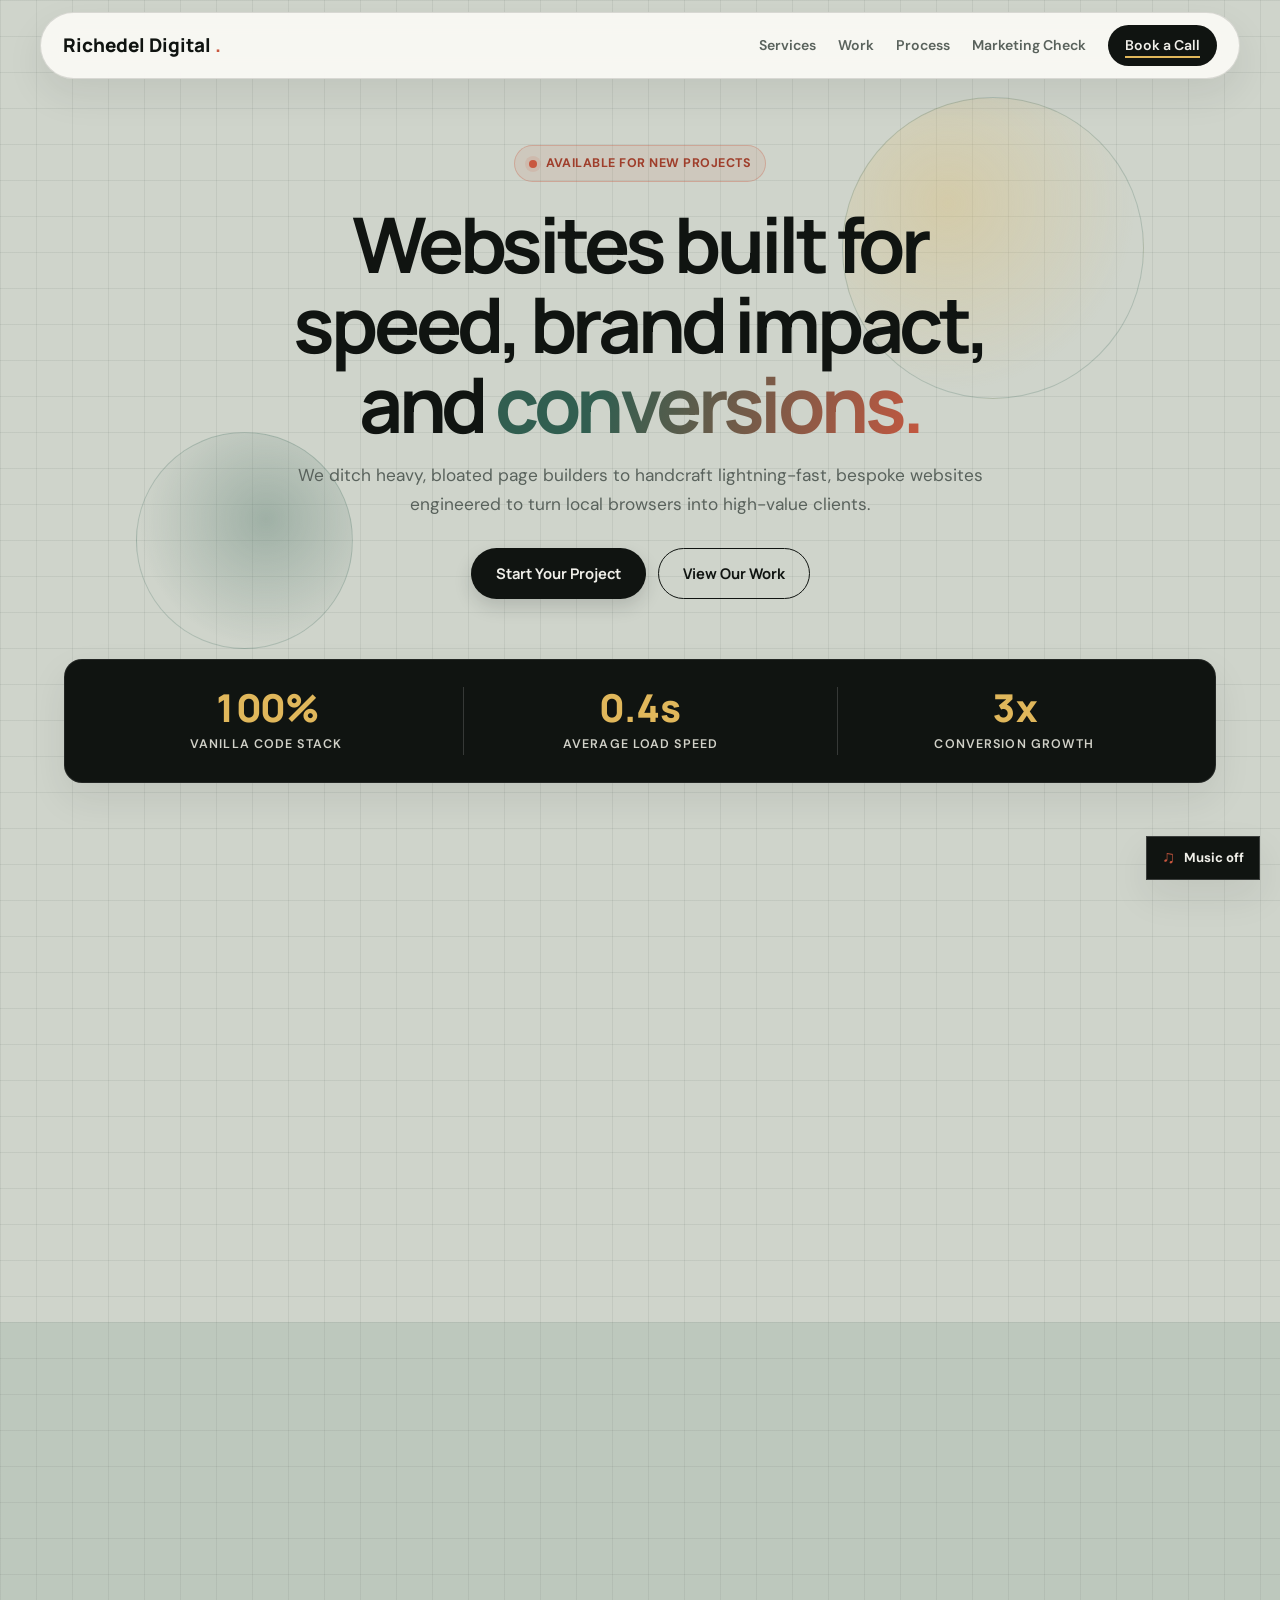
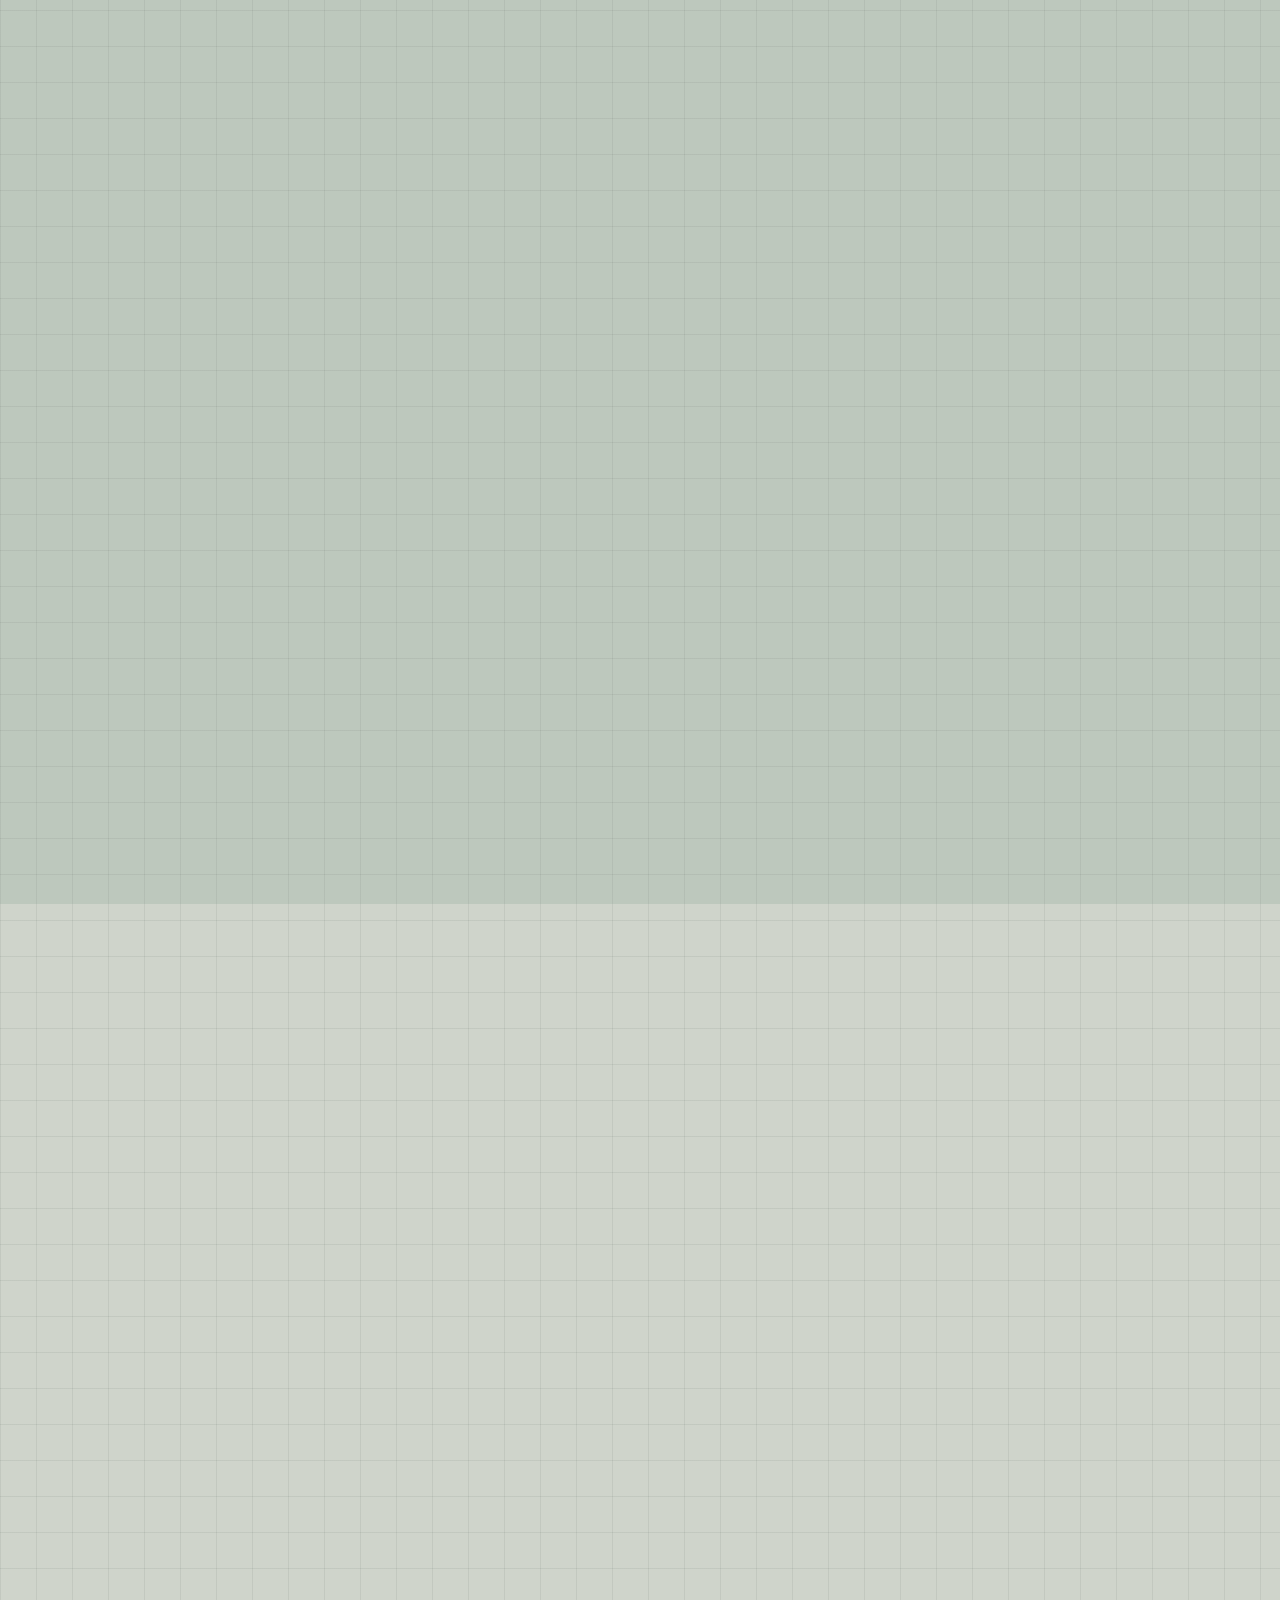
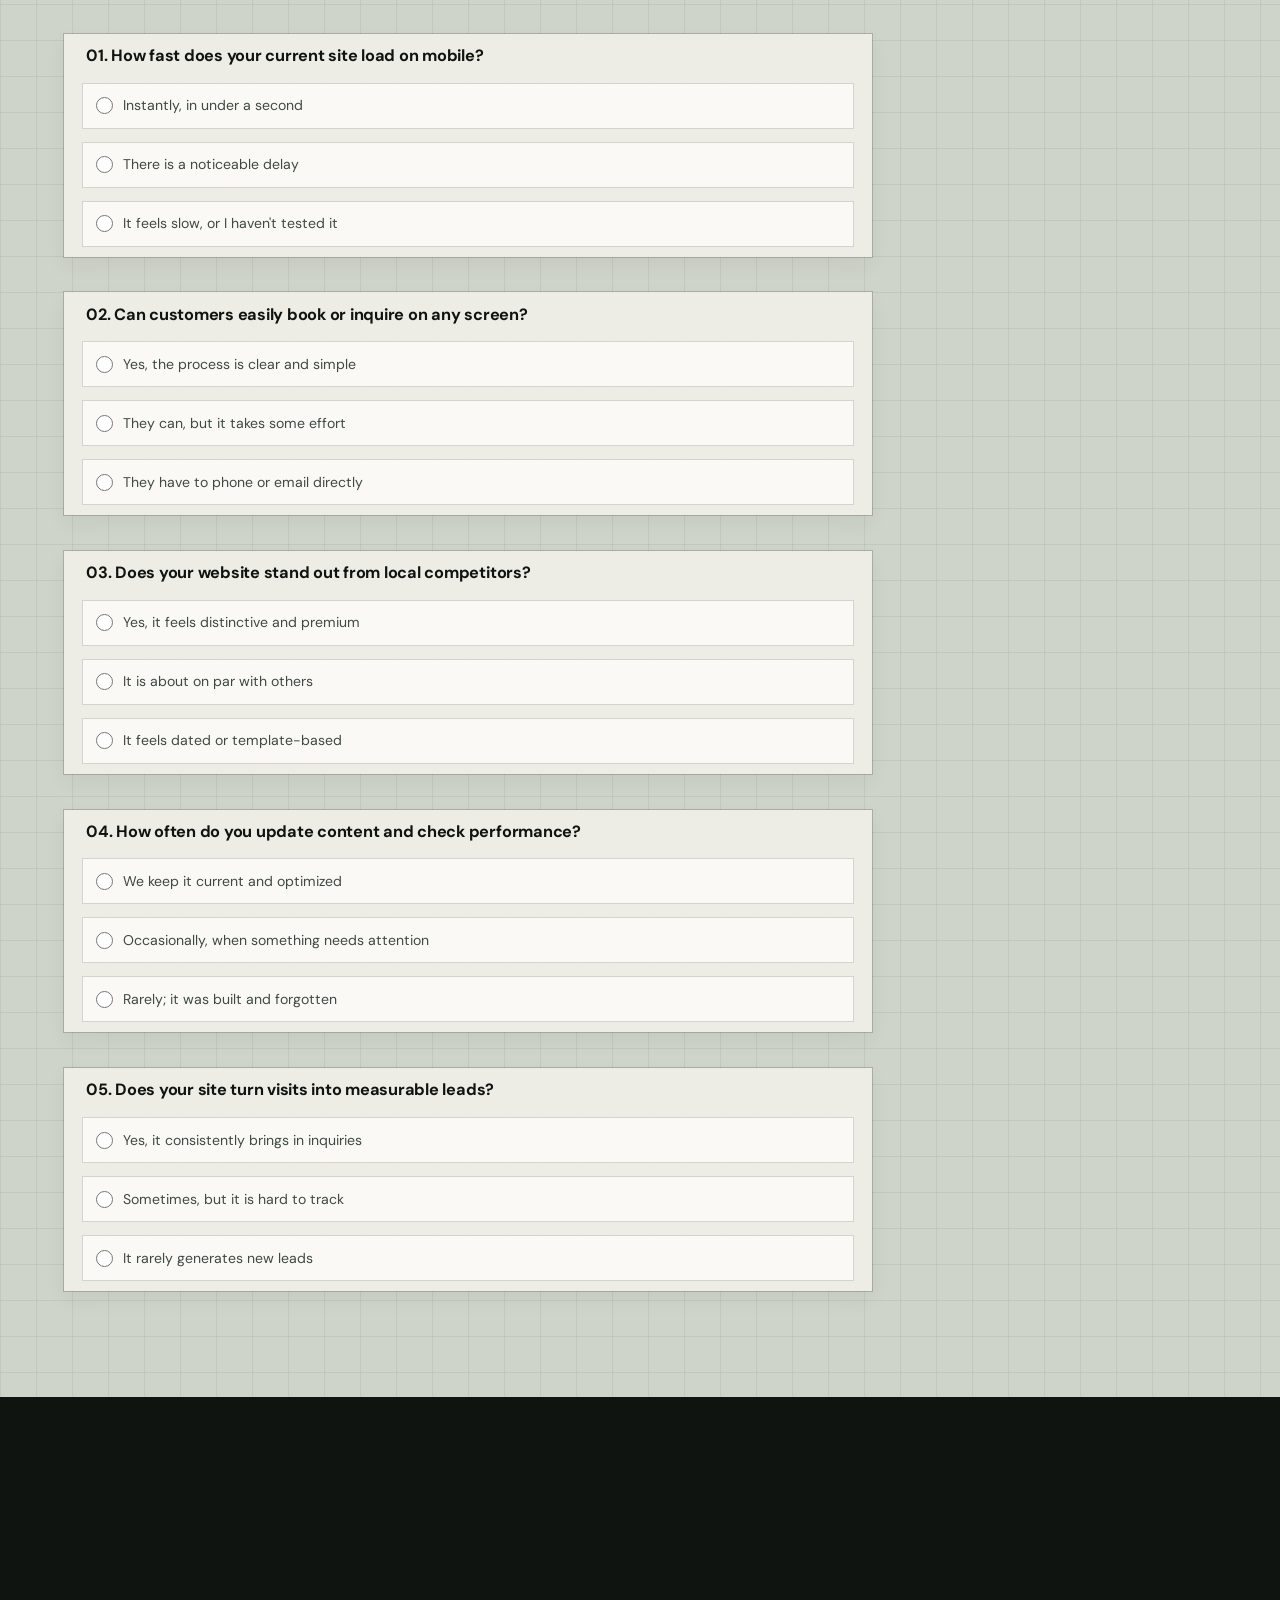
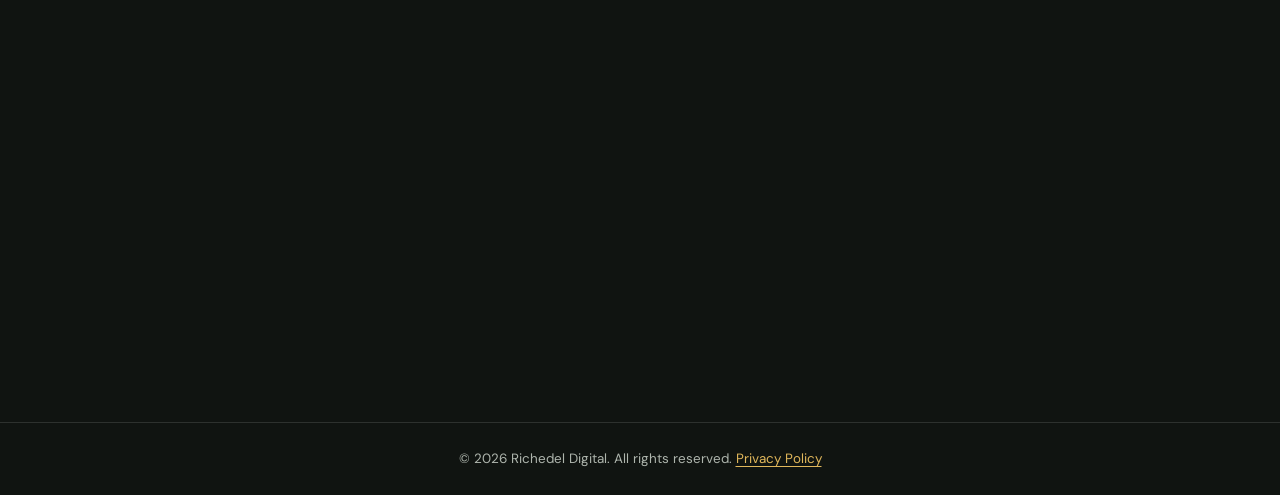
<file: index.html>
<!DOCTYPE html>
<html lang="en">
<head>
  <meta charset="UTF-8">
  <meta name="viewport" content="width=device-width, initial-scale=1.0">
  <meta name="theme-color" content="#cfd4cb">
  <meta name="description" content="Richedel Digital builds fast, handcrafted websites for ambitious local businesses.">
  <title>Richedel Digital | Handcrafted Web Experiences</title>
  <link rel="preconnect" href="https://fonts.googleapis.com">
  <link rel="preconnect" href="https://fonts.gstatic.com" crossorigin>
  <link href="https://fonts.googleapis.com/css2?family=DM+Sans:wght@400;500;600;700&family=Manrope:wght@500;600;700;800&display=swap" rel="stylesheet">
  <script>
    (() => {
      if (!window.matchMedia('(prefers-reduced-motion: reduce)').matches) {
        document.documentElement.classList.add('site-intro-pending', 'site-intro-sequencing');
        window.setTimeout(() => document.documentElement.classList.remove('site-intro-pending', 'site-intro-sequencing'), 3800);
      }
    })();
  </script>
  <link rel="stylesheet" href="style.css">
  <script src="script.js" defer></script>
</head>
<body>
  <div class="site-intro" aria-hidden="true"><span>Richedel Digital</span></div>
  <div class="scroll-progress" id="scroll-progress" aria-hidden="true"></div>

  <!-- Header / Navigation -->
  <header class="site-header">
    <nav class="nav-container">
      <div class="logo">Richedel Digital
        <span>.</span></div>
      <ul class="nav-links">
        <li><a href="#services">Services</a></li>
        <li><a href="#work">Work</a></li>
        <li><a href="#process">Process</a></li>
        <li><a href="#marketing-check">Marketing Check</a></li>
        <li><a href="#contact" class="nav-cta">Book a Call</a></li>
      </ul>
    </nav>
  </header>

  <main>
    <!-- Hero Section -->
    <section class="hero">
      <div class="hero-badge"><span class="badge-dot" aria-hidden="true"></span> Available for New Projects</div>
      <h1>Websites built for speed, brand impact, and <span class="hero-highlight">conversions.</span></h1>
      <p>We ditch heavy, bloated page builders to handcraft lightning-fast, bespoke websites engineered to turn local browsers into high-value clients.</p>
      <div class="hero-actions">
        <a href="#contact" class="btn btn-primary">Start Your Project</a>
        <a href="#work" class="btn btn-secondary">View Our Work</a>
      </div>
    </section>

    <!-- Metrics / Social Proof Bar -->
    <section class="metrics-bar">
      <div class="metric-item">
        <h3 data-count-value="100" data-count-suffix="%">100%</h3>
        <p>Vanilla Code Stack</p>
      </div>
      <div class="metric-item">
        <h3 data-count-value="0.4" data-count-decimals="1" data-count-suffix="s">0.4s</h3>
        <p>Average Load Speed</p>
      </div>
      <div class="metric-item">
        <h3 data-count-value="3" data-count-suffix="x">3x</h3>
        <p>Conversion Growth</p>
      </div>
    </section>

    <!-- Services Section -->
    <section id="services" class="section">
      <div class="section-header">
        <h2>Expertise Built For Growth</h2>
        <p>Everything your business needs to establish a confident online presence.</p>
      </div>
      <div class="card-grid">
        <div class="card">
          <div class="card-icon" aria-hidden="true">⚡</div>
          <h3>Ultra-Fast Performance</h3>
          <p>Built with clean HTML and CSS. No heavy plugins or slow page builders holding your system or SEO back.</p>
        </div>
        <div class="card">
          <div class="card-icon" aria-hidden="true">✳</div>
          <h3>Bespoke UI Design</h3>
          <p>Tailored layouts that reflect your unique brand identity and build instant trust with your target audience.</p>
        </div>
        <div class="card">
          <div class="card-icon" aria-hidden="true">↗</div>
          <h3>Conversion Architecture</h3>
          <p>Strategic information flow designed to guide visitors smoothly toward making an inquiry or purchase.</p>
        </div>
      </div>
    </section>

    <!-- Portfolio / Work Section -->
    <section id="work" class="section bg-alt">
      <div class="section-header">
        <h2>Selected Works</h2>
        <p>A snapshot of our recent client web developments.</p>
      </div>
      <div class="card-grid project-grid">
        <article class="project-card" data-tilt>
          <a class="project-link" href="https://dimitrericheliou3-create.github.io/food-style-website/" target="_blank" rel="noopener noreferrer" aria-label="Visit Food Style website">
            <div class="project-image image-food" role="img" aria-label="Gourmet burger with fresh ingredients"><span class="work-tag">Hospitality</span><span class="project-name">FOOD<br><em>STYLE</em></span><span class="image-arrow" aria-hidden="true">↗</span></div>
            <div class="project-info"><span class="project-type">Restaurant / Digital storefront</span><h3>Food Style</h3><p>A bold burger and delivery website with a lively menu experience.</p><span class="project-action">Visit live site <span aria-hidden="true">↗</span></span></div>
          </a>
        </article>
        <article class="project-card" data-tilt>
          <a class="project-link" href="https://richelieureserved-ops.github.io/lhcss/" target="_blank" rel="noopener noreferrer" aria-label="Visit Leon Hess Secondary website">
            <div class="project-image image-school" role="img" aria-label="Students walking on a school campus"><span class="work-tag">Education</span><span class="project-name">LEARN<br><em>TOGETHER</em></span><span class="image-arrow" aria-hidden="true">↗</span></div>
            <div class="project-info"><span class="project-type">School / Community</span><h3>Leon Hess Secondary</h3><p>A digital home for a comprehensive secondary school in St. Lucia.</p><span class="project-action">Visit live site <span aria-hidden="true">↗</span></span></div>
          </a>
        </article>
        <article class="project-card" data-tilt>
          <a class="project-link" href="https://neon-copy-ai.pages.dev/" target="_blank" rel="noopener noreferrer" aria-label="Visit NeonCopy AI website">
            <div class="project-image image-neon" role="img" aria-label="Neon-lit creative studio"><span class="work-tag">AI / SaaS</span><span class="project-name">NEON<span class="neon-accent">COPY</span></span><span class="image-arrow" aria-hidden="true">↗</span></div>
            <div class="project-info"><span class="project-type">Product / AI writing</span><h3>NeonCopy AI</h3><p>A dark, electric product experience for AI-powered copywriting.</p><span class="project-action">Visit live site <span aria-hidden="true">↗</span></span></div>
          </a>
        </article>
        <article class="project-card" data-tilt>
          <a class="project-link" href="https://microsoftedge.microsoft.com/addons/detail/freelance-lead-finder/ahajbcojkpimlgdpmcdglbimfhjbfbma" target="_blank" rel="noopener noreferrer" aria-label="View Freelance Lead Finder on Microsoft Edge Add-ons">
            <div class="project-image image-lead-finder" role="img" aria-label="Lead research workspace"><span class="work-tag">Edge Add-on</span><span class="project-name">FREELANCE<br><em>LEAD FINDER</em></span><span class="image-arrow" aria-hidden="true">↗</span></div>
            <div class="project-info"><span class="project-type">Microsoft Edge / Extension</span><h3>Freelance Lead Finder</h3><p>A browser add-on for freelance lead discovery, published in Microsoft Edge Add-ons.</p><span class="project-action">View Edge add-on <span aria-hidden="true">↗</span></span></div>
          </a>
        </article>
        <article class="project-card" data-tilt>
          <a class="project-link" href="https://the-last-time-machine.pages.dev/" target="_blank" rel="noopener noreferrer" aria-label="Visit The Last Time Machine website">
            <div class="project-image image-time" role="img" aria-label="Abstract time and knowledge visualization"><span class="work-tag">Productivity</span><span class="project-name">THE LAST<br><em>TIME MACHINE</em></span><span class="image-arrow" aria-hidden="true">↗</span></div>
            <div class="project-info"><span class="project-type">Knowledge / Team tools</span><h3>The Last Time Machine</h3><p>A searchable home for the hard-won knowledge teams shouldn’t lose.</p><span class="project-action">Visit live site <span aria-hidden="true">↗</span></span></div>
          </a>
        </article>
      </div>
    </section>

    <!-- Process Section -->
    <section id="process" class="section">
      <div class="section-header">
        <h2>How We Build</h2>
        <p>A transparent, structured approach from first conversation to launch.</p>
      </div>
      <div class="process-steps">
        <div class="step">
          <span>01</span>
          <h3>Strategy</h3>
          <p>We learn your goals, audience, brand, and what makes your business different.</p>
        </div>
        <div class="step">
          <span>02</span>
          <h3>Craft &amp; Code</h3>
          <p>We design and hand-code a lightweight experience tailored to your business and every screen size.</p>
        </div>
        <div class="step">
          <span>03</span>
          <h3>Deploy</h3>
          <p>Your site goes live, ready to make a strong first impression and bring in new inquiries.</p>
        </div>
      </div>
    </section>

    <!-- Marketing Self-Assessment -->
    <section id="marketing-check" class="section marketing-check-section">
      <div class="section-header">
        <span class="section-kicker">A quick reality check</span>
          <h2>Is your website working hard enough?</h2>
          <p>Answer five honest questions to see where your online growth engine may need attention.</p>
      </div>
      <div class="questionnaire-layout">
        <form class="questionnaire" id="website-check">
          <fieldset class="question-block">
            <legend>01. How fast does your current site load on mobile?</legend>
            <label><input type="radio" name="speed" value="3" required> Instantly, in under a second</label>
            <label><input type="radio" name="speed" value="2"> There is a noticeable delay</label>
            <label><input type="radio" name="speed" value="1"> It feels slow, or I haven't tested it</label>
          </fieldset>

          <fieldset class="question-block">
            <legend>02. Can customers easily book or inquire on any screen?</legend>
            <label><input type="radio" name="booking" value="3" required> Yes, the process is clear and simple</label>
            <label><input type="radio" name="booking" value="2"> They can, but it takes some effort</label>
            <label><input type="radio" name="booking" value="1"> They have to phone or email directly</label>
          </fieldset>

          <fieldset class="question-block">
            <legend>03. Does your website stand out from local competitors?</legend>
            <label><input type="radio" name="design" value="3" required> Yes, it feels distinctive and premium</label>
            <label><input type="radio" name="design" value="2"> It is about on par with others</label>
            <label><input type="radio" name="design" value="1"> It feels dated or template-based</label>
          </fieldset>

          <fieldset class="question-block">
            <legend>04. How often do you update content and check performance?</legend>
            <label><input type="radio" name="maintenance" value="3" required> We keep it current and optimized</label>
            <label><input type="radio" name="maintenance" value="2"> Occasionally, when something needs attention</label>
            <label><input type="radio" name="maintenance" value="1"> Rarely; it was built and forgotten</label>
          </fieldset>

          <fieldset class="question-block">
            <legend>05. Does your site turn visits into measurable leads?</legend>
            <label><input type="radio" name="leads" value="3" required> Yes, it consistently brings in inquiries</label>
            <label><input type="radio" name="leads" value="2"> Sometimes, but it is hard to track</label>
            <label><input type="radio" name="leads" value="1"> It rarely generates new leads</label>
          </fieldset>
        </form>

        <aside class="questionnaire-result" id="questionnaire-result" aria-live="polite" aria-atomic="true">
          <span class="result-label">Your website score</span>
          <div class="result-score"><strong id="result-score">--</strong><span>/ 15</span></div>
          <h3 id="result-title">Where is your engine today?</h3>
          <p id="result-message">Choose an answer for all five questions to unlock your assessment and next steps.</p>
        </aside>
      </div>
    </section>

    <!-- Contact Section -->
    <section id="contact" class="contact-section">
      <div class="contact-box">
        <span class="section-kicker">Have a project in mind?</span>
        <h2>Let's build something extraordinary.</h2>
        <p>Tell us what you're working on. We'll get back to you within 24 hours.</p>
        <form class="contact-form" action="https://formspree.io/f/xbgloyrl" method="POST">
          <div class="form-group">
            <label class="visually-hidden" for="contact-name">Your name</label>
            <input id="contact-name" type="text" name="name" placeholder="Your name" autocomplete="name" required>
          </div>
          <div class="form-group">
            <label class="visually-hidden" for="contact-email">Your email address</label>
            <input id="contact-email" type="email" name="email" placeholder="Your email address" autocomplete="email" required>
          </div>
          <div class="form-group">
            <label class="visually-hidden" for="contact-message">Tell us about your project</label>
            <textarea id="contact-message" name="message" placeholder="Tell us about your project..." rows="5" required></textarea>
          </div>
          <button type="submit" class="btn btn-primary">Send Message <span aria-hidden="true">↗</span></button>
        </form>
      </div>
    </section>
  </main>

  <!-- Footer -->
  <footer>
    <p>&copy; 2026 Richedel Digital. All rights reserved. <a href="privacy.html">Privacy Policy</a></p>
  </footer>

  <button class="music-control" id="music-control" type="button" aria-label="Play background music" aria-pressed="false">
    <span class="music-control-icon" aria-hidden="true">♫</span>
    <span id="music-control-label">Music off</span>
  </button>

      <script async src="https://pagead2.googlesyndication.com/pagead/js/adsbygoogle.js?client=ca-pub-8288049570455149"
     crossorigin="anonymous"></script>
</body>
</html>
</file>
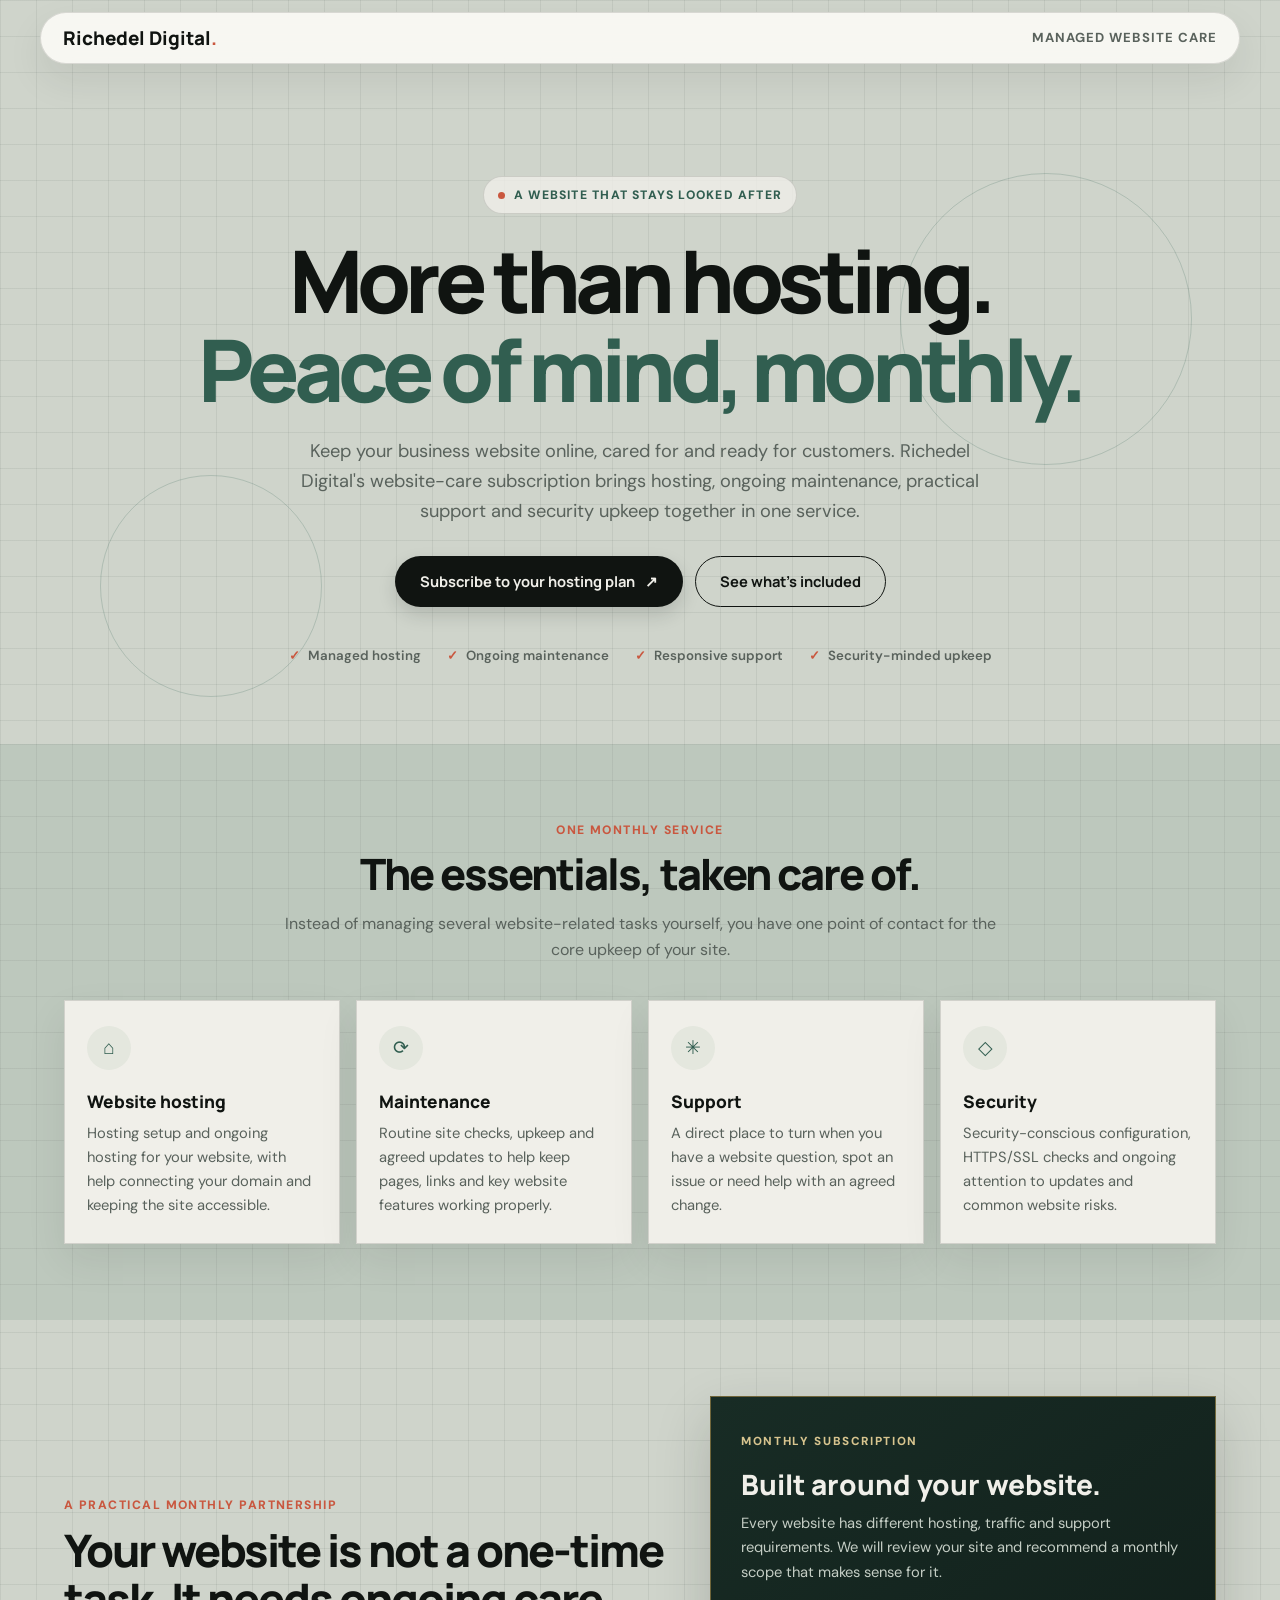
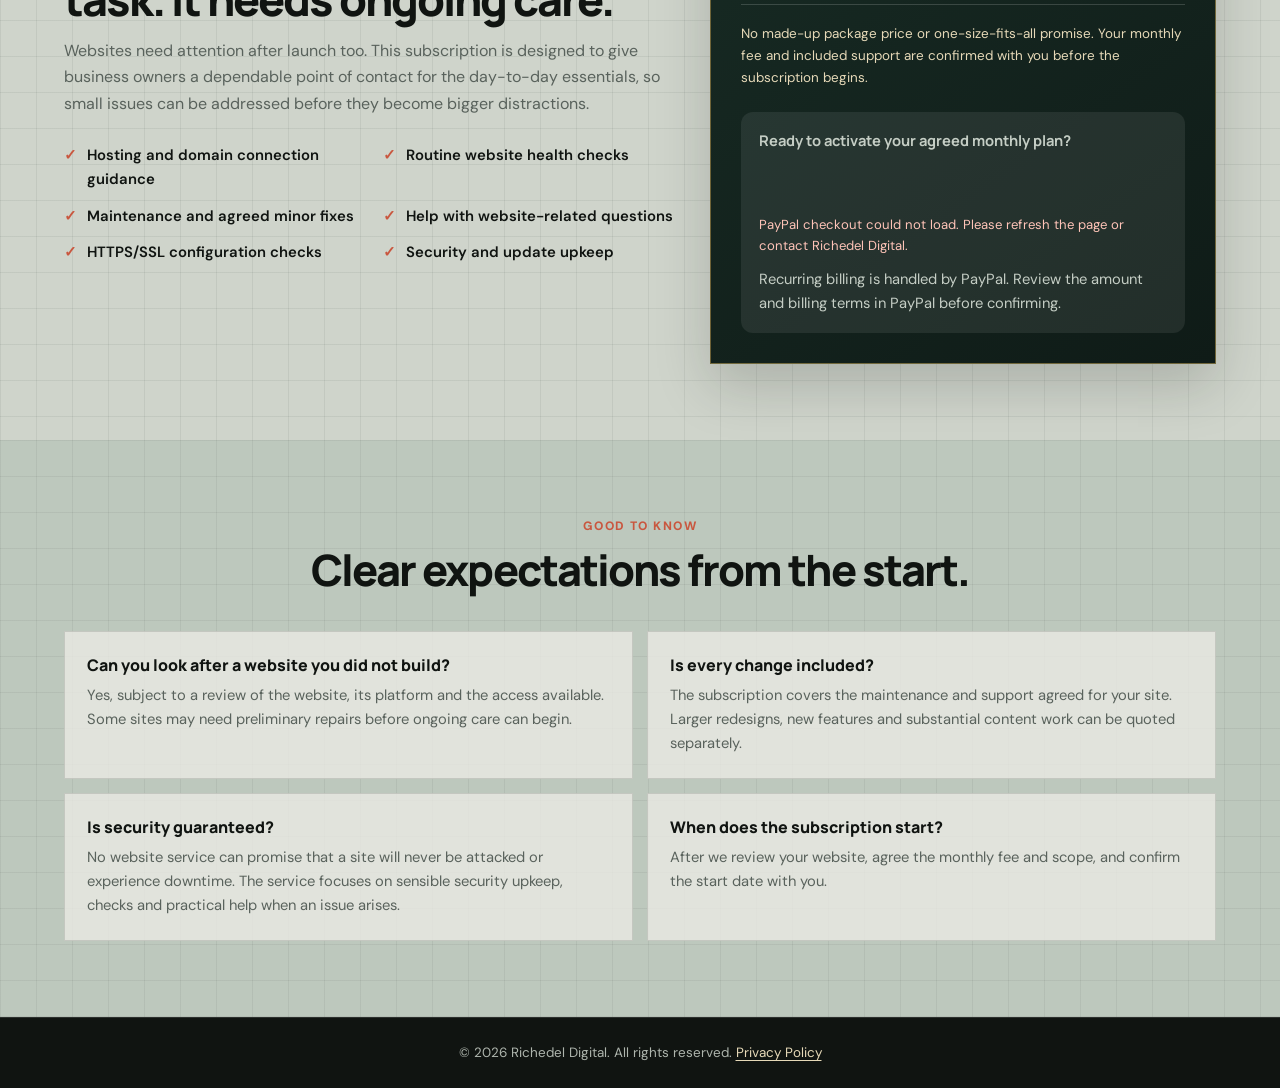
<file: managed-hosting.html>
<!DOCTYPE html>
<html lang="en">
<head>
  <meta charset="UTF-8">
  <meta name="viewport" content="width=device-width, initial-scale=1.0">
  <meta name="theme-color" content="#cfd4cb">
  <meta name="robots" content="noindex, nofollow">
  <meta name="description" content="Managed website hosting, maintenance, support and security from Richedel Digital.">
  <title>Managed Website Hosting &amp; Care | Richedel Digital</title>
  <link rel="preconnect" href="https://fonts.googleapis.com">
  <link rel="preconnect" href="https://fonts.gstatic.com" crossorigin>
  <link href="https://fonts.googleapis.com/css2?family=DM+Sans:wght@400;500;600;700&family=Manrope:wght@500;600;700;800&display=swap" rel="stylesheet">
  <link rel="stylesheet" href="style.css">
  <style>
    .hosting-header { padding-top: 12px; }
    .hosting-nav { max-width: 1200px; margin: 0 auto; padding: 12px 22px; display: flex; align-items: center; justify-content: space-between; gap: 18px; border: 1px solid var(--line); border-radius: 999px; background: rgba(251,250,246,.92); box-shadow: var(--shadow); backdrop-filter: blur(14px); }
    .hosting-brand { font: 800 1.18rem var(--heading); text-decoration: none; }
    .hosting-brand span { color: var(--coral); }
    .hosting-nav-note { color: var(--muted); font-size: .82rem; font-weight: 700; letter-spacing: .08em; text-transform: uppercase; }
    .hosting-hero { position: relative; isolation: isolate; max-width: 1200px; margin: 0 auto; padding: clamp(64px, 9vw, 112px) 24px 78px; text-align: center; }
    .hosting-hero::before, .hosting-hero::after { position: absolute; z-index: -1; width: clamp(170px, 24vw, 290px); aspect-ratio: 1; border: 1px solid rgba(49,94,80,.2); border-radius: 50%; content: ""; pointer-events: none; }
    .hosting-hero::before { top: 16%; right: 4%; }
    .hosting-hero::after { bottom: 7%; left: 5%; width: clamp(130px, 18vw, 220px); }
    .hosting-eyebrow { display: inline-flex; align-items: center; gap: 9px; margin-bottom: 22px; padding: 8px 14px; border: 1px solid var(--line); border-radius: 999px; background: rgba(240,239,233,.78); color: var(--green); font-size: .76rem; font-weight: 800; letter-spacing: .1em; text-transform: uppercase; }
    .hosting-eyebrow::before { width: 7px; height: 7px; border-radius: 50%; background: var(--coral); content: ""; }
    .hosting-hero h1 { max-width: 900px; margin: 0 auto; font: 800 clamp(2.7rem, 7vw, 5.4rem)/1.03 var(--heading); letter-spacing: -.065em; text-wrap: balance; }
    .hosting-hero h1 em { color: var(--green); font-style: normal; }
    .hosting-hero > p { max-width: 690px; margin: 22px auto 0; color: var(--muted); font-size: clamp(1rem, 1.5vw, 1.14rem); }
    .hosting-actions { display: flex; flex-wrap: wrap; justify-content: center; gap: 12px; margin-top: 30px; }
    .hosting-proof { display: flex; flex-wrap: wrap; justify-content: center; gap: 12px 26px; margin-top: 38px; color: var(--muted); font-size: .83rem; font-weight: 600; }
    .hosting-proof span::before { margin-right: 8px; color: var(--coral); content: "✓"; font-weight: 800; }
    .hosting-section { padding: 76px 24px; }
    .hosting-section.alt { background: #bdc8bd; background-image: linear-gradient(rgba(23,28,25,.06) 1px, transparent 1px), linear-gradient(90deg, rgba(23,28,25,.06) 1px, transparent 1px); background-size: 36px 36px; }
    .hosting-inner { max-width: 1152px; margin: 0 auto; }
    .hosting-heading { max-width: 720px; margin: 0 auto 36px; text-align: center; }
    .hosting-kicker { display: block; margin-bottom: 10px; color: var(--coral); font-size: .76rem; font-weight: 800; letter-spacing: .12em; text-transform: uppercase; }
    .hosting-heading h2 { font: 800 clamp(2rem, 4vw, 2.7rem)/1.12 var(--heading); letter-spacing: -.045em; text-wrap: balance; }
    .hosting-heading p { margin-top: 12px; color: var(--muted); }
    .hosting-grid { display: grid; grid-template-columns: repeat(4, minmax(0,1fr)); gap: 16px; }
    .hosting-card { min-width: 0; padding: 25px 22px; border: 1px solid var(--line); background: var(--surface); box-shadow: var(--shadow); }
    .hosting-icon { display: grid; width: 44px; height: 44px; margin-bottom: 20px; place-items: center; border-radius: 50%; background: #e4e7de; color: var(--green); font-size: 1.2rem; }
    .hosting-card h3 { margin-bottom: 8px; font: 800 1.08rem var(--heading); }
    .hosting-card p { color: var(--muted); font-size: .92rem; }
    .hosting-plan { display: grid; grid-template-columns: minmax(0,1.1fr) minmax(280px,.9fr); gap: 28px; align-items: center; }
    .hosting-plan-copy h2 { max-width: 650px; margin-bottom: 14px; font: 800 clamp(2rem,4vw,2.8rem)/1.1 var(--heading); letter-spacing: -.045em; }
    .hosting-plan-copy > p { max-width: 650px; color: var(--muted); }
    .hosting-checklist { display: grid; grid-template-columns: repeat(2,minmax(0,1fr)); gap: 12px 20px; margin-top: 26px; list-style: none; }
    .hosting-checklist li { display: flex; gap: 10px; align-items: flex-start; font-size: .93rem; font-weight: 600; }
    .hosting-checklist li::before { color: var(--coral); content: "✓"; font-weight: 800; }
    .hosting-price-card { padding: 30px; border: 1px solid rgba(224,183,91,.45); background: linear-gradient(145deg,#182c25,#0f1b17); color: #f0efe9; box-shadow: 0 22px 52px rgba(16,20,17,.18); }
    .hosting-price-card .small-label { color: #d8c58f; font-size: .73rem; font-weight: 800; letter-spacing: .14em; text-transform: uppercase; }
    .hosting-price-card h3 { margin: 12px 0 8px; font: 800 1.75rem var(--heading); }
    .hosting-price-card p { color: #c5cec5; font-size: .92rem; }
    .hosting-price-card .price-note { margin-top: 20px; padding-top: 18px; border-top: 1px solid rgba(255,255,255,.16); color: #e6d9b8; font-size: .84rem; }
    .paypal-subscribe-wrap { margin-top: 22px; padding: 18px; border-radius: 12px; background: rgba(255,255,255,.08); }
    .paypal-subscribe-label { margin-bottom: 10px; color: #f0efe9; font: 700 .88rem var(--heading); }
    #paypal-button-container { min-height: 44px; }
    #paypal-subscription-status { min-height: 1.5em; margin-top: 10px; color: #e6d9b8; font-size: .82rem; overflow-wrap: anywhere; }
    #paypal-subscription-status[data-state="success"] { color: #b8e6c7; }
    #paypal-subscription-status[data-state="error"] { color: #ffc4b8; }
    .paypal-plan-note { margin-top: 10px; color: #c5cec5; font-size: .76rem; }
    .hosting-faq { display: grid; grid-template-columns: repeat(2,minmax(0,1fr)); gap: 14px; }
    .hosting-faq article { padding: 22px; border: 1px solid var(--line); background: rgba(240,239,233,.72); }
    .hosting-faq h3 { margin-bottom: 7px; font: 800 1rem var(--heading); }
    .hosting-faq p { color: var(--muted); font-size: .92rem; }
    .hosting-footer { padding: 24px 20px; border-top: 1px solid rgba(255,255,255,.12); background: var(--ink); color: #aeb5ad; font-size: .84rem; text-align: center; }
    .hosting-footer a { color: #e6d9b8; }
    @media (max-width: 900px) { .hosting-grid { grid-template-columns: repeat(2,minmax(0,1fr)); } .hosting-plan { grid-template-columns: 1fr; } }
    @media (max-width: 600px) { .hosting-header { padding: 8px 12px 0; } .hosting-nav { padding: 11px 14px; border-radius: 16px; } .hosting-nav-note { font-size: .68rem; text-align: right; } .hosting-hero { padding: 58px 18px 58px; } .hosting-hero h1 { font-size: clamp(2.55rem,12vw,3.7rem); } .hosting-hero::before { right: -12%; } .hosting-hero::after { left: -10%; } .hosting-section { padding: 58px 18px; } .hosting-grid, .hosting-faq, .hosting-checklist { grid-template-columns: 1fr; } }
    @media (prefers-reduced-motion: reduce) { html { scroll-behavior: auto; } }
  </style>
</head>
<body>
  <header class="hosting-header">
    <nav class="hosting-nav" aria-label="Page navigation">
      <a class="hosting-brand" href="index.html">Richedel Digital<span>.</span></a>
      <span class="hosting-nav-note">Managed website care</span>
    </nav>
  </header>

  <main>
    <section class="hosting-hero">
      <span class="hosting-eyebrow">A website that stays looked after</span>
      <h1>More than hosting.<br><em>Peace of mind, monthly.</em></h1>
      <p>Keep your business website online, cared for and ready for customers. Richedel Digital's website-care subscription brings hosting, ongoing maintenance, practical support and security upkeep together in one service.</p>
      <div class="hosting-actions">
        <a class="btn btn-primary" href="#subscription">Subscribe to your hosting plan <span aria-hidden="true">↗</span></a>
        <a class="btn btn-secondary" href="#included">See what's included</a>
      </div>
      <div class="hosting-proof" aria-label="Service highlights">
        <span>Managed hosting</span>
        <span>Ongoing maintenance</span>
        <span>Responsive support</span>
        <span>Security-minded upkeep</span>
      </div>
    </section>

    <section class="hosting-section alt" id="included">
      <div class="hosting-inner">
        <div class="hosting-heading">
          <span class="hosting-kicker">One monthly service</span>
          <h2>The essentials, taken care of.</h2>
          <p>Instead of managing several website-related tasks yourself, you have one point of contact for the core upkeep of your site.</p>
        </div>
        <div class="hosting-grid">
          <article class="hosting-card">
            <div class="hosting-icon" aria-hidden="true">⌂</div>
            <h3>Website hosting</h3>
            <p>Hosting setup and ongoing hosting for your website, with help connecting your domain and keeping the site accessible.</p>
          </article>
          <article class="hosting-card">
            <div class="hosting-icon" aria-hidden="true">⟳</div>
            <h3>Maintenance</h3>
            <p>Routine site checks, upkeep and agreed updates to help keep pages, links and key website features working properly.</p>
          </article>
          <article class="hosting-card">
            <div class="hosting-icon" aria-hidden="true">✳</div>
            <h3>Support</h3>
            <p>A direct place to turn when you have a website question, spot an issue or need help with an agreed change.</p>
          </article>
          <article class="hosting-card">
            <div class="hosting-icon" aria-hidden="true">◇</div>
            <h3>Security</h3>
            <p>Security-conscious configuration, HTTPS/SSL checks and ongoing attention to updates and common website risks.</p>
          </article>
        </div>
      </div>
    </section>

    <section class="hosting-section">
      <div class="hosting-inner hosting-plan">
        <div class="hosting-plan-copy">
          <span class="hosting-kicker">A practical monthly partnership</span>
          <h2>Your website is not a one-time task. It needs ongoing care.</h2>
          <p>Websites need attention after launch too. This subscription is designed to give business owners a dependable point of contact for the day-to-day essentials, so small issues can be addressed before they become bigger distractions.</p>
          <ul class="hosting-checklist">
            <li>Hosting and domain connection guidance</li>
            <li>Routine website health checks</li>
            <li>Maintenance and agreed minor fixes</li>
            <li>Help with website-related questions</li>
            <li>HTTPS/SSL configuration checks</li>
            <li>Security and update upkeep</li>
          </ul>
        </div>
        <aside class="hosting-price-card" id="subscription">
          <span class="small-label">Monthly subscription</span>
          <h3>Built around your website.</h3>
          <p>Every website has different hosting, traffic and support requirements. We will review your site and recommend a monthly scope that makes sense for it.</p>
          <p class="price-note">No made-up package price or one-size-fits-all promise. Your monthly fee and included support are confirmed with you before the subscription begins.</p>
          <div class="paypal-subscribe-wrap">
            <p class="paypal-subscribe-label">Ready to activate your agreed monthly plan?</p>
            <div id="paypal-button-container" aria-label="PayPal subscription checkout"></div>
            <p id="paypal-subscription-status" role="status" aria-live="polite">Your agreed monthly amount will be shown by PayPal before you approve the subscription.</p>
            <p class="paypal-plan-note">Recurring billing is handled by PayPal. Review the amount and billing terms in PayPal before confirming.</p>
          </div>
        </aside>
      </div>
    </section>

    <section class="hosting-section alt">
      <div class="hosting-inner">
        <div class="hosting-heading">
          <span class="hosting-kicker">Good to know</span>
          <h2>Clear expectations from the start.</h2>
        </div>
        <div class="hosting-faq">
          <article>
            <h3>Can you look after a website you did not build?</h3>
            <p>Yes, subject to a review of the website, its platform and the access available. Some sites may need preliminary repairs before ongoing care can begin.</p>
          </article>
          <article>
            <h3>Is every change included?</h3>
            <p>The subscription covers the maintenance and support agreed for your site. Larger redesigns, new features and substantial content work can be quoted separately.</p>
          </article>
          <article>
            <h3>Is security guaranteed?</h3>
            <p>No website service can promise that a site will never be attacked or experience downtime. The service focuses on sensible security upkeep, checks and practical help when an issue arises.</p>
          </article>
          <article>
            <h3>When does the subscription start?</h3>
            <p>After we review your website, agree the monthly fee and scope, and confirm the start date with you.</p>
          </article>
        </div>
      </div>
    </section>

    
  </main>

  <footer class="hosting-footer">
    <p>&copy; 2026 Richedel Digital. All rights reserved. <a href="privacy.html">Privacy Policy</a></p>
  </footer>

  <!-- PayPal recurring subscription checkout. The default plan is the one supplied by Richedel Digital.
       For a negotiated customer price, pass that customer's PayPal plan ID as ?plan=P-... -->
  <script
    src="https://www.paypal.com/sdk/js?client-id=BAAocto8nvIYWcMZXq_VXW3wKNMSzrMgOOSLY5Cptr6t3mz3v84H-t1M7ksuLvgL7kEj1hBNOIZR2iTbVQ&vault=true&intent=subscription"
    data-sdk-integration-source="button-factory">
  </script>
  <script>
    (() => {
      const DEFAULT_PLAN_ID = 'P-4BM97410RF5865728NLSRC6A';
      const requestedPlanId = new URLSearchParams(window.location.search).get('plan');
      const planId = requestedPlanId || DEFAULT_PLAN_ID;
      const status = document.getElementById('paypal-subscription-status');
      const container = '#paypal-button-container';

      // PayPal plan IDs follow the P-... format. Reject malformed URL values.
      if (!/^P-[A-Z0-9]+$/i.test(planId)) {
        status.dataset.state = 'error';
        status.textContent = 'This subscription link is incomplete. Please contact Richedel Digital for a new payment link.';
        document.querySelector(container).hidden = true;
        return;
      }

      if (!window.paypal || typeof window.paypal.Buttons !== 'function') {
        status.dataset.state = 'error';
        status.textContent = 'PayPal checkout could not load. Please refresh the page or contact Richedel Digital.';
        return;
      }

      window.paypal.Buttons({
        style: {
          shape: 'pill',
          color: 'gold',
          layout: 'vertical',
          label: 'subscribe'
        },
        createSubscription: function(data, actions) {
          return actions.subscription.create({ plan_id: planId });
        },
        onApprove: function(data) {
          status.dataset.state = 'success';
          status.textContent = 'PayPal has approved your subscription. Your subscription reference is ' +
            data.subscriptionID + '. Richedel Digital will follow up to confirm your service setup.';
        },
        onCancel: function() {
          status.dataset.state = '';
          status.textContent = 'Checkout was cancelled. No subscription was approved.';
        },
        onError: function(error) {
          console.error('PayPal subscription checkout error:', error);
          status.dataset.state = 'error';
          status.textContent = 'PayPal could not complete the subscription. Please try again or contact Richedel Digital.';
        }
      }).render(container).catch(function(error) {
        console.error('PayPal button render error:', error);
        status.dataset.state = 'error';
        status.textContent = 'PayPal checkout could not be displayed. Please refresh the page or contact Richedel Digital.';
      });
    })();
  </script>
</body>
</html>
</file>
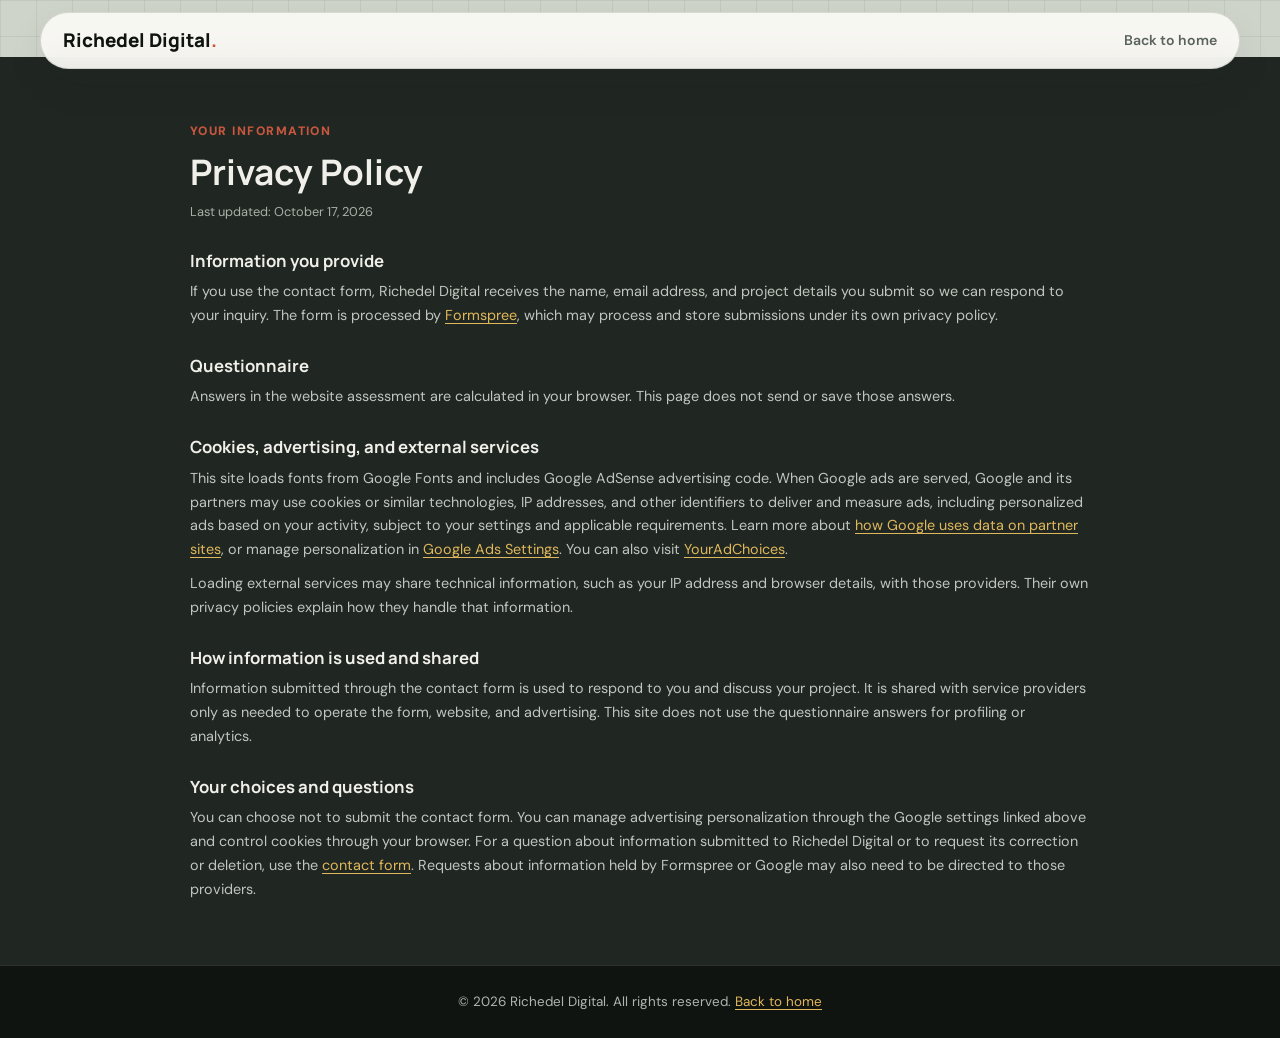
<file: privacy.html>
<!DOCTYPE html>
<html lang="en">
<head>
  <meta charset="UTF-8">
  <meta name="viewport" content="width=device-width, initial-scale=1.0">
  <meta name="theme-color" content="#cfd4cb">
  <meta name="description" content="Privacy information for Richedel Digital visitors.">
  <title>Privacy Policy | Richedel Digital</title>
  <script>
    if (new URLSearchParams(window.location.search).get('transition') === 'lawbook') {
      document.documentElement.classList.add('privacy-book-arrival');
      window.setTimeout(() => window.history.replaceState(null, '', window.location.pathname), 1000);
    }
  </script>
  <link rel="preconnect" href="https://fonts.googleapis.com">
  <link rel="preconnect" href="https://fonts.gstatic.com" crossorigin>
  <link href="https://fonts.googleapis.com/css2?family=DM+Sans:wght@400;500;600;700&family=Manrope:wght@500;600;700;800&display=swap" rel="stylesheet">
  <link rel="stylesheet" href="style.css">
</head>
<body>
  <header class="site-header">
    <nav class="nav-container" aria-label="Main navigation">
      <a class="logo" href="index.html">Richedel Digital<span>.</span></a>
      <ul class="nav-links">
        <li><a href="index.html">Back to home</a></li>
      </ul>
    </nav>
  </header>

  <main>
    <section class="privacy-policy" aria-labelledby="privacy-title">
      <div class="privacy-policy-content">
        <span class="section-kicker">Your information</span>
        <h1 id="privacy-title">Privacy Policy</h1>
        <p class="privacy-updated">Last updated: October 17, 2026</p>

        <h2>Information you provide</h2>
        <p>If you use the contact form, Richedel Digital receives the name, email address, and project details you submit so we can respond to your inquiry. The form is processed by <a href="https://formspree.io/legal/privacy-policy/" target="_blank" rel="noopener noreferrer">Formspree</a>, which may process and store submissions under its own privacy policy.</p>

        <h2>Questionnaire</h2>
        <p>Answers in the website assessment are calculated in your browser. This page does not send or save those answers.</p>

        <h2>Cookies, advertising, and external services</h2>
        <p>This site loads fonts from Google Fonts and includes Google AdSense advertising code. When Google ads are served, Google and its partners may use cookies or similar technologies, IP addresses, and other identifiers to deliver and measure ads, including personalized ads based on your activity, subject to your settings and applicable requirements. Learn more about <a href="https://policies.google.com/technologies/ads" target="_blank" rel="noopener noreferrer">how Google uses data on partner sites</a>, or manage personalization in <a href="https://adssettings.google.com/" target="_blank" rel="noopener noreferrer">Google Ads Settings</a>. You can also visit <a href="https://www.aboutads.info/choices/" target="_blank" rel="noopener noreferrer">YourAdChoices</a>.</p>
        <p>Loading external services may share technical information, such as your IP address and browser details, with those providers. Their own privacy policies explain how they handle that information.</p>

        <h2>How information is used and shared</h2>
        <p>Information submitted through the contact form is used to respond to you and discuss your project. It is shared with service providers only as needed to operate the form, website, and advertising. This site does not use the questionnaire answers for profiling or analytics.</p>

        <h2>Your choices and questions</h2>
        <p>You can choose not to submit the contact form. You can manage advertising personalization through the Google settings linked above and control cookies through your browser. For a question about information submitted to Richedel Digital or to request its correction or deletion, use the <a href="index.html#contact">contact form</a>. Requests about information held by Formspree or Google may also need to be directed to those providers.</p>
      </div>
    </section>
  </main>

  <footer>
    <p>&copy; 2026 Richedel Digital. All rights reserved. <a href="index.html">Back to home</a></p>
  </footer>
</body>
</html>
</file>
<file: style.css>
:root {
  --paper: #cfd4cb;
  --surface: #f0efe9;
  --ink: #101411;
  --muted: #59625c;
  --line: rgba(23, 28, 25, 0.14);
  --coral: #c9573f;
  --green: #315e50;
  --gold: #e0b75b;
  --shadow: 0 16px 38px rgba(23, 28, 25, 0.08);
  --heading: "Manrope", sans-serif;
  --body: "DM Sans", sans-serif;
}

* {
  box-sizing: border-box;
  margin: 0;
  padding: 0;
}

html {
  scroll-behavior: smooth;
  scroll-padding-top: 100px;
}

.scroll-progress {
  position: fixed;
  z-index: 50;
  inset: 0 auto auto 0;
  width: 100%;
  height: 3px;
  background: linear-gradient(90deg, var(--coral), var(--gold), #78a593);
  transform: scaleX(var(--scroll-progress, 0));
  transform-origin: left center;
  pointer-events: none;
}

body {
  overflow-x: hidden;
  background-color: var(--paper);
  background-image: linear-gradient(rgba(35, 57, 46, 0.075) 1px, transparent 1px), linear-gradient(90deg, rgba(35, 57, 46, 0.075) 1px, transparent 1px);
  background-size: 36px 36px;
  color: var(--ink);
  font-family: var(--body);
  line-height: 1.65;
}

.site-intro {
  position: fixed;
  z-index: 2000;
  inset: 0;
  display: grid;
  place-items: center;
  overflow: hidden;
  background: #050706;
  opacity: 0;
  pointer-events: none;
  visibility: hidden;
  transition: opacity 760ms cubic-bezier(.76, 0, .24, 1), visibility 760ms;
}

.site-intro span {
  padding: .12em 24px .2em;
  color: transparent;
  background: linear-gradient(105deg, #7c817b 0%, #aeb2aa 34%, #fffdf3 48%, #c4a35b 53%, #e9e6d8 58%, #8b9089 76%);
  background-size: 260% 100%;
  background-position: 100% 50%;
  background-clip: text;
  -webkit-background-clip: text;
  font-family: var(--heading);
  font-size: clamp(1.8rem, 5.4vw, 4.4rem);
  font-weight: 700;
  letter-spacing: -.055em;
  line-height: 1.3;
  text-align: center;
  white-space: nowrap;
  opacity: 0;
  transform: translateY(8px);
  animation: intro-wordmark 1.8s cubic-bezier(.2, .7, .2, 1) forwards;
}

.site-intro-pending .site-intro {
  opacity: 1;
  visibility: visible;
}

.site-intro-pending body {
  overflow: hidden;
}

.site-intro-sequencing body .hero,
.site-intro-sequencing body .hero::before,
.site-intro-sequencing body .hero::after,
.site-intro-sequencing body .badge-dot,
.site-intro-sequencing body .hero-highlight {
  animation-play-state: paused;
}

button,
input,
textarea {
  font: inherit;
}

a {
  color: inherit;
}

.site-header {
  position: sticky;
  top: 12px;
  z-index: 10;
  padding: 0 24px;
}

.nav-container {
  display: flex;
  align-items: center;
  justify-content: space-between;
  gap: 24px;
  max-width: 1200px;
  margin: 0 auto;
  padding: 12px 22px;
  border: 1px solid var(--line);
  border-radius: 999px;
  background: rgba(251, 250, 246, 0.92);
  box-shadow: var(--shadow);
  backdrop-filter: blur(14px);
}

.logo {
  flex: 0 0 auto;
  font-family: var(--heading);
  font-size: 1.18rem;
  font-weight: 800;
  text-decoration: none;
}

.logo span {
  color: var(--coral);
}

.nav-links {
  display: flex;
  align-items: center;
  gap: 22px;
  list-style: none;
}

.nav-links a {
  position: relative;
  display: inline-block;
  color: var(--muted);
  font-size: 0.88rem;
  font-weight: 600;
  text-decoration: none;
  transition: color 180ms ease, background-color 180ms ease;
}

.nav-links a[aria-current="location"] {
  color: var(--ink);
}

.nav-links a::after {
  position: absolute;
  right: 0;
  bottom: -5px;
  left: 0;
  height: 2px;
  background: var(--coral);
  content: "";
  transform: scaleX(0);
  transform-origin: left center;
  transition: transform 380ms ease-in-out;
}

.nav-links a[aria-current="location"]::after {
  transform: scaleX(1);
}

.nav-links a:hover,
.nav-links a:focus-visible {
  color: var(--coral);
}

.nav-links .nav-cta {
  padding: 9px 17px;
  border-radius: 999px;
  background: var(--ink);
  color: var(--surface);
}

.nav-links .nav-cta[aria-current="location"] {
  color: var(--surface);
}

.nav-links .nav-cta::after {
  right: 17px;
  bottom: 8px;
  left: 17px;
  background: var(--gold);
}

.nav-links .nav-cta:hover,
.nav-links .nav-cta:focus-visible {
  background: var(--green);
  color: white;
}

.hero {
  position: relative;
  isolation: isolate;
  max-width: 1200px;
  margin: 0 auto;
  padding: 78px 24px 56px;
  text-align: center;
  animation: rise-in 700ms ease both;
}

.hero::before,
.hero::after {
  position: absolute;
  z-index: -1;
  width: clamp(170px, 24vw, 300px);
  aspect-ratio: 1;
  border: 1px solid rgba(49, 94, 80, .21);
  border-radius: 50%;
  content: "";
  pointer-events: none;
  animation: orbit-drift 9s ease-in-out infinite alternate;
}

.hero::before {
  top: 5%;
  right: 8%;
  background: radial-gradient(circle at 35% 35%, rgba(224, 183, 91, .3), rgba(224, 183, 91, 0) 68%);
}

.hero::after {
  bottom: 1%;
  left: 8%;
  width: clamp(130px, 17vw, 215px);
  background: radial-gradient(circle at 60% 40%, rgba(49, 94, 80, .3), rgba(49, 94, 80, 0) 70%);
  animation-delay: -4s;
}

.badge,
.hero-badge {
  display: inline-flex;
  align-items: center;
  gap: 9px;
  padding: 7px 14px;
  border: 1px solid rgba(201, 87, 63, 0.3);
  border-radius: 999px;
  background: rgba(201, 87, 63, 0.09);
  color: #9f3e2b;
  font-size: 0.78rem;
  font-weight: 700;
  letter-spacing: 0.04em;
  text-transform: uppercase;
}

.badge-dot {
  width: 8px;
  height: 8px;
  flex: 0 0 8px;
  border-radius: 50%;
  background: var(--coral);
  box-shadow: 0 0 0 4px rgba(201, 87, 63, 0.12);
  animation: pulse 2s ease-in-out infinite;
}

.hero h1 {
  max-width: 900px;
  margin: 22px auto 18px;
  font-family: var(--heading);
  font-size: clamp(2.7rem, 6vw, 5rem);
  font-weight: 700;
  letter-spacing: -0.055em;
  line-height: 1.04;
  text-wrap: balance;
}

.hero-highlight {
  color: transparent;
  background: linear-gradient(105deg, var(--green) 12%, var(--coral) 48%, #8a6b1e 82%, var(--green));
  background-size: 220% 100%;
  background-clip: text;
  -webkit-background-clip: text;
  animation: color-sweep 7s ease-in-out infinite alternate;
}

.hero > p {
  max-width: 690px;
  margin: 0 auto 30px;
  color: var(--muted);
  font-size: 1.08rem;
}

.hero-actions {
  display: flex;
  flex-wrap: wrap;
  align-items: center;
  justify-content: center;
  gap: 12px;
}

.btn {
  display: inline-flex;
  min-height: 50px;
  align-items: center;
  justify-content: center;
  gap: 10px;
  padding: 12px 24px;
  border: 1px solid transparent;
  border-radius: 999px;
  cursor: pointer;
  font-family: var(--heading);
  font-size: 0.92rem;
  font-weight: 700;
  text-align: center;
  text-decoration: none;
  transition: transform 180ms ease, background-color 180ms ease, border-color 180ms ease;
}

.btn:hover {
  transform: translate3d(var(--magnet-x, 0px), calc(var(--magnet-y, 0px) - 2px), 0);
}

.btn-primary {
  background: var(--ink);
  color: var(--surface);
  box-shadow: 0 8px 18px rgba(23, 28, 25, 0.15);
}

.btn-primary:hover {
  background: var(--green);
}

.btn-secondary {
  border-color: var(--ink);
  background: transparent;
  color: var(--ink);
}

.btn-secondary:hover {
  background: var(--ink);
  color: var(--surface);
}

.metrics-bar {
  display: grid;
  grid-template-columns: repeat(3, minmax(0, 1fr));
  gap: 20px;
  max-width: 1152px;
  margin: 4px auto 28px;
  padding: 27px 24px;
  border: 1px solid rgba(255, 255, 255, 0.08);
  border-radius: 18px;
  background: var(--ink);
  box-shadow: var(--shadow);
  text-align: center;
}

.metric-item + .metric-item {
  border-left: 1px solid rgba(255, 255, 255, 0.16);
}

.metric-item h3 {
  color: var(--gold);
  font-family: var(--heading);
  font-size: 2.4rem;
  font-weight: 800;
  line-height: 1.1;
  font-variant-numeric: tabular-nums;
}

.metric-item p {
  margin-top: 5px;
  color: #d1d1c8;
  font-size: 0.78rem;
  font-weight: 600;
  letter-spacing: 0.09em;
  text-transform: uppercase;
}

.section {
  max-width: 1200px;
  margin: 0 auto;
  padding: 82px 24px;
}

.section-header {
  max-width: 720px;
  margin: 0 auto 34px;
  text-align: center;
}

.section-header h2,
.contact-box h2 {
  font-family: var(--heading);
  font-size: 2.45rem;
  font-weight: 800;
  line-height: 1.15;
  letter-spacing: -0.045em;
  text-wrap: balance;
}

.section-header p {
  margin-top: 10px;
  color: var(--muted);
  font-size: 1rem;
}

.section-kicker {
  display: block;
  margin-bottom: 10px;
  color: var(--coral);
  font-size: 0.76rem;
  font-weight: 800;
  letter-spacing: 0.12em;
  text-transform: uppercase;
}

.card-grid,
.process-steps,
.work-grid {
  display: grid;
  grid-template-columns: repeat(3, minmax(0, 1fr));
  gap: 18px;
}

.card,
.step {
  min-width: 0;
  padding: 28px;
  border: 1px solid var(--line);
  border-radius: 0;
  background: var(--surface);
  box-shadow: var(--shadow);
  transition: transform 220ms ease, border-color 220ms ease;
}

.card:hover,
.step:hover {
  transform: translateY(-4px);
  border-color: rgba(49, 94, 80, 0.55);
}

.card-icon {
  display: inline-flex;
  width: 48px;
  height: 48px;
  align-items: center;
  justify-content: center;
  margin-bottom: 20px;
  border-radius: 0;
  background: #e1e9e1;
  color: var(--green);
  font-size: 1.5rem;
}

.card:hover .card-icon { animation: icon-bounce 480ms cubic-bezier(.2,.8,.2,1); }

.card:nth-child(2) .card-icon {
  background: #f5e8da;
  color: var(--coral);
}

.card:nth-child(3) .card-icon {
  background: #f2e9cc;
  color: #806317;
}

.card h3,
.step h3 {
  margin-bottom: 8px;
  font-family: var(--heading);
  font-size: 1.2rem;
  line-height: 1.3;
}

.card p,
.step p {
  color: var(--muted);
  font-size: 0.92rem;
}

.bg-alt {
  max-width: none;
  padding: 76px max(24px, calc((100% - 1152px) / 2));
  background-color: #bdc8bd;
  background-image: linear-gradient(rgba(23, 28, 25, 0.06) 1px, transparent 1px), linear-gradient(90deg, rgba(23, 28, 25, 0.06) 1px, transparent 1px);
  background-size: 36px 36px;
}

.bg-alt .section-header,
.bg-alt .card-grid {
  max-width: 1152px;
  margin-right: auto;
  margin-left: auto;
}

.bg-alt .section-header {
  margin-bottom: 34px;
}

.project-grid { grid-template-columns: repeat(3, minmax(0, 1fr)); }

.project-card {
  min-width: 0;
  overflow: hidden;
  border: 1px solid rgba(23, 28, 25, 0.2);
  border-radius: 0;
  background: var(--ink);
  color: var(--surface);
  box-shadow: var(--shadow);
  transition: transform 320ms cubic-bezier(.2,.8,.2,1), box-shadow 320ms ease;
}

.project-card:hover {
  transform: translateY(-8px) rotateX(var(--tilt-x, 0deg)) rotateY(var(--tilt-y, 0deg));
  box-shadow: 0 24px 48px rgba(23, 28, 25, .19);
  transform-style: preserve-3d;
  perspective: 900px;
}

.project-link { display: block; height: 100%; color: inherit; text-decoration: none; }

.project-image {
  position: relative;
  display: flex;
  min-height: 245px;
  flex-direction: column;
  align-items: center;
  justify-content: center;
  overflow: hidden;
  padding: 25px;
  text-align: center;
  isolation: isolate;
  background-position: center;
  background-size: cover;
  transition: background-size 600ms cubic-bezier(.2,.8,.2,1);
}
.project-card:hover .project-image { background-size: 112%; }

.project-image::before {
  position: absolute;
  z-index: 0;
  inset: 0;
  background: linear-gradient(145deg, rgba(13, 19, 16, .08), rgba(13, 19, 16, .67));
  content: "";
  transition: opacity 300ms ease;
}
.project-card:hover .project-image::before { opacity: .78; }
.project-image > * { position: relative; z-index: 1; }
.project-image .work-tag { position: absolute; }
.image-food { background-image: url("https://images.unsplash.com/photo-1568901346375-23c9450c58cd?auto=format&fit=crop&w=1000&q=85"); }
.image-school { background-image: url("https://images.unsplash.com/photo-1509062522246-3755977927d7?auto=format&fit=crop&w=1000&q=85"); }
.image-neon { background-image: url("https://images.unsplash.com/photo-1519608487953-e999c86e7455?auto=format&fit=crop&w=1000&q=85"); }
.image-lead-finder { background-image: url("https://images.unsplash.com/photo-1460925895917-afdab827c52f?auto=format&fit=crop&w=1000&q=85"); }
.image-niche { background-image: url("https://images.unsplash.com/photo-1497366754035-f200968a6e72?auto=format&fit=crop&w=1000&q=85"); }
.image-time { background-image: url("https://images.unsplash.com/photo-1518770660439-4636190af475?auto=format&fit=crop&w=1000&q=85"); }
.project-name em { color: #f2c76e; font-style: normal; }
.neon-accent { color: #85f4e8; text-shadow: 0 0 20px rgba(133, 244, 232, .62); }
.image-arrow { position: absolute; right: 17px; bottom: 14px; display: grid; width: 40px; height: 40px; place-items: center; border: 1px solid rgba(255,255,255,.45); border-radius: 50%; color: white; font-size: 1.2rem; opacity: 0; transform: translate(-6px, 6px); transition: opacity 220ms ease, transform 220ms ease; }
.project-card:hover .image-arrow, .project-link:focus-visible .image-arrow { opacity: 1; transform: translate(0); }

.work-tag {
  position: absolute;
  top: 15px;
  left: 15px;
  padding: 5px 11px;
  border-radius: 0;
  background: var(--gold);
  color: var(--ink);
  font-size: 0.7rem;
  font-weight: 800;
  letter-spacing: 0.06em;
  text-transform: uppercase;
}

.project-name {
  font-family: var(--heading);
  font-size: 2.3rem;
  font-weight: 800;
  line-height: 0.95;
}

.project-info {
  padding: 23px 25px 26px;
}

.project-type { color: #b8c0b8; font-size: .7rem; font-weight: 700; letter-spacing: .035em; text-transform: uppercase; }
.project-action { display: inline-flex; gap: 8px; margin-top: 17px; color: var(--gold); font-size: .82rem; font-weight: 700; }
.project-action span { transition: transform 180ms ease; }
.project-card:hover .project-action span { transform: translate(3px, -3px); }

.project-info h3 {
  margin-bottom: 7px;
  font-family: var(--heading);
  font-size: 1.18rem;
}

.project-info p {
  color: #c9cec8;
  font-size: 0.9rem;
}

.step {
  box-shadow: none;
}

.step > span {
  display: block;
  margin-bottom: 17px;
  color: var(--coral);
  font-family: var(--heading);
  font-size: 2.5rem;
  font-weight: 800;
  line-height: 1;
}

.marketing-check-section {
  padding-top: 70px;
}

.marketing-check-section .section-header {
  margin-bottom: 30px;
  text-align: left;
}

.questionnaire-layout {
  display: grid;
  grid-template-columns: minmax(0, 1fr) 320px;
  align-items: start;
  gap: 24px;
}

.questionnaire {
  display: grid;
  gap: 18px;
}

.question-block {
  display: grid;
  gap: 13px;
  min-width: 0;
  padding: 18px;
  border: 0;
  border-radius: 0;
  background: rgba(240, 239, 233, 0.92);
  box-shadow: 0 0 0 1px rgba(23, 28, 25, 0.2), 0 8px 20px rgba(23, 28, 25, 0.055);
}

.question-block legend {
  position: relative;
  top: 28px;
  display: block;
  width: 100%;
  max-width: 100%;
  margin: 0 0 5px;
  padding: 0 4px 12px;
  border-bottom: 0;
  background: transparent;
  font-weight: 700;
  font-size: 1.02rem;
  letter-spacing: -0.015em;
  line-height: 1.45;
  text-wrap: pretty;
}

.question-block label {
  position: relative;
  top: 8px;
  display: flex;
  min-height: 46px;
  align-items: center;
  gap: 10px;
  padding: 10px 13px;
  border: 1px solid rgba(23, 28, 25, 0.17);
  border-radius: 0;
  background: #faf9f5;
  color: #3f4943;
  cursor: pointer;
  font-size: 0.88rem;
  transition: border-color 180ms ease, background-color 180ms ease, color 180ms ease, transform 180ms ease, box-shadow 180ms ease;
}

.question-block label:hover,
.question-block label:has(input:checked) {
  border-color: #487564;
  background: #e4eee7;
  color: var(--ink);
  box-shadow: 0 3px 10px rgba(49, 94, 80, 0.09);
}

.question-block label:hover {
  transform: translateX(3px);
}

.question-block input {
  width: 17px;
  height: 17px;
  flex: 0 0 17px;
  accent-color: var(--green);
}

.questionnaire-result {
  position: sticky;
  top: 100px;
  padding: 27px 24px;
  border: 1px solid rgba(255, 255, 255, 0.12);
  border-radius: 0;
  background: var(--ink);
  color: var(--surface);
  box-shadow: var(--shadow);
}

.result-label {
  color: var(--gold);
  font-size: 0.75rem;
  font-weight: 800;
  letter-spacing: 0.1em;
  text-transform: uppercase;
}

.result-score {
  display: flex;
  align-items: baseline;
  gap: 7px;
  margin: 10px 0 16px;
  color: #aab2aa;
}

.result-score strong {
  color: #e8785d;
  font-family: var(--heading);
  font-size: 3.3rem;
  line-height: 1;
}

.result-score span {
  font-weight: 600;
}

.questionnaire-result h3 {
  margin-bottom: 9px;
  font-family: var(--heading);
  font-size: 1.18rem;
  line-height: 1.35;
}

.questionnaire-result p {
  color: #c0c6bf;
  font-size: 0.9rem;
}

.questionnaire-result.is-complete {
  border-color: var(--gold);
}

.contact-section {
  margin-top: 24px;
  padding: 66px 24px;
  background-color: var(--ink);
  color: var(--surface);
}

.contact-box {
  max-width: 720px;
  margin: 0 auto;
  text-align: center;
}

.contact-box h2 {
  margin-bottom: 10px;
}

.contact-box > p {
  margin-bottom: 27px;
  color: #bec5bd;
}

.contact-box .section-kicker {
  color: var(--gold);
}

.contact-form {
  display: grid;
  gap: 13px;
  max-width: 600px;
  margin: 0 auto;
}

.form-group {
  min-width: 0;
}

.contact-form input,
.contact-form textarea {
  display: block;
  width: 100%;
  padding: 14px 16px;
  border: 1px solid #414a43;
  border-radius: 0;
  outline: none;
  background: #202722;
  color: var(--surface);
  font-size: 0.95rem;
  resize: vertical;
  transition: border-color 160ms ease, box-shadow 160ms ease;
}

.contact-form input::placeholder,
.contact-form textarea::placeholder {
  color: #a8b0a8;
}

.contact-form input:focus,
.contact-form textarea:focus {
  border-color: var(--gold);
  box-shadow: 0 0 0 3px rgba(224, 183, 91, 0.16);
}

.contact-form .btn {
  justify-self: start;
  border: 0;
}

.music-control {
  position: fixed;
  right: 20px;
  bottom: 20px;
  z-index: 20;
  display: inline-flex;
  min-height: 44px;
  align-items: center;
  gap: 9px;
  padding: 10px 15px;
  border: 1px solid rgba(255, 255, 255, 0.18);
  border-radius: 0;
  background: var(--ink);
  box-shadow: var(--shadow);
  color: var(--surface);
  cursor: pointer;
  font-size: 0.82rem;
  font-weight: 700;
  transition: background-color 180ms ease, transform 180ms ease;
}

.music-control:hover {
  transform: translateY(-2px);
  background: var(--green);
}

.music-control-icon {
  color: var(--coral);
  font-size: 1.1rem;
  line-height: 1;
}

.music-control[aria-pressed="true"] .music-control-icon {
  color: var(--gold);
}

.visually-hidden {
  position: absolute;
  width: 1px;
  height: 1px;
  overflow: hidden;
  clip: rect(0, 0, 0, 0);
  white-space: nowrap;
  clip-path: inset(50%);
}

.privacy-policy {
  max-width: none;
  padding: 64px max(24px, calc((100% - 900px) / 2));
  background: #202722;
  color: var(--surface);
}

.privacy-book-arrival body {
  animation: privacy-page-arrive 700ms cubic-bezier(.2, .8, .2, 1) both;
}

.privacy-policy-content h1 {
  margin-bottom: 8px;
  font-family: var(--heading);
  font-size: 2.2rem;
  line-height: 1.2;
}

.privacy-policy-content h2 {
  margin: 24px 0 6px;
  font-family: var(--heading);
  font-size: 1.05rem;
}

.privacy-policy-content p {
  color: #c0c6bf;
  font-size: 0.9rem;
}

.privacy-policy-content p + p {
  margin-top: 10px;
}

.privacy-policy-content .privacy-updated {
  color: #a8b0a8;
  font-size: 0.8rem;
}

.privacy-policy-content a,
footer a {
  color: var(--gold);
  text-underline-offset: 3px;
}

.privacy-transition {
  position: fixed;
  z-index: 1000;
  inset: 0;
  display: grid;
  place-items: center;
  overflow: hidden;
  background: #030504;
  opacity: 0;
  perspective: 1400px;
  pointer-events: none;
  transition: opacity 300ms ease;
}

.privacy-transition.is-active { opacity: 1; }
.privacy-transition.is-active .law-book {
  animation: law-book-arrive 520ms 150ms cubic-bezier(.18, .84, .22, 1) forwards,
    law-book-zoom 460ms 2250ms cubic-bezier(.5, 0, .8, .4) forwards;
}

.law-book {
  position: relative;
  width: clamp(300px, 48vw, 570px);
  aspect-ratio: 1.42;
  opacity: 0;
  transform: translateY(28px) scale(.88);
  transform-style: preserve-3d;
  will-change: transform, opacity;
  animation: law-book-arrive 520ms 150ms cubic-bezier(.18, .84, .22, 1) forwards;
}

.law-book-pages {
  position: absolute;
  inset: 4% 2% 5%;
  display: grid;
  grid-template-columns: 1fr 1fr;
  overflow: hidden;
  border-radius: 0;
  background: #eee7d7;
  box-shadow: 0 0 0 2px rgba(215, 192, 139, .45), inset 0 0 24px rgba(71, 53, 25, .14);
  opacity: 0;
  transform: scaleX(.58);
  transform-origin: center;
  will-change: transform, opacity;
  animation: law-pages-reveal 420ms 1830ms ease-out forwards;
}

.law-book-page {
  position: relative;
  overflow: hidden;
  padding: clamp(12px, 2vw, 24px) clamp(10px, 1.7vw, 20px);
  background: #fffdf7;
  color: #34332e;
  font-family: Georgia, "Times New Roman", serif;
}

.law-book-page:first-child {
  border-right: 1px solid rgba(75, 67, 49, .26);
  box-shadow: inset -9px 0 13px -12px #302a20;
  padding-left: clamp(16px, 3vw, 34px);
}

.law-book-page:last-child {
  box-shadow: inset 9px 0 13px -12px #302a20;
  padding-right: clamp(16px, 3vw, 34px);
}

.law-book-page strong {
  display: block;
  margin-bottom: 9px;
  color: #77643a;
  font-family: var(--heading);
  font-size: clamp(7px, .95vw, 11px);
  font-weight: 800;
  letter-spacing: .14em;
}

.law-book-page p {
  margin-top: 7px;
  font-size: clamp(7px, .95vw, 11px);
  line-height: 1.55;
}

.book-note {
  position: absolute;
  right: 12%;
  bottom: 8%;
  color: #77684b;
  font-size: clamp(6px, .75vw, 9px);
  font-style: italic;
  letter-spacing: .04em;
}

.book-cover-panel {
  position: absolute;
  z-index: 2;
  top: 2%;
  bottom: 3%;
  width: 50%;
  border: 1px solid rgba(224, 183, 91, .65);
  background: linear-gradient(145deg, #24483c, #10251e 70%);
  backface-visibility: hidden;
  transform-style: preserve-3d;
  will-change: transform;
}

.book-cover-panel::after {
  position: absolute;
  inset: 8px;
  border: 1px solid rgba(224, 183, 91, .38);
  content: "";
  backface-visibility: hidden;
}

.book-cover-left {
  left: 0;
  border-right-color: rgba(224, 183, 91, .18);
  border-radius: 0;
  box-shadow: inset -15px 0 18px -18px #030504;
  transform-origin: right center;
  animation: law-cover-left-open 900ms 1200ms cubic-bezier(.2, .78, .2, 1) forwards;
}

.book-cover-right {
  right: 0;
  border-left-color: rgba(224, 183, 91, .18);
  border-radius: 0;
  box-shadow: inset 15px 0 18px -18px #030504;
  transform-origin: left center;
  animation: law-cover-right-open 900ms 1200ms cubic-bezier(.2, .78, .2, 1) forwards;
}

.law-book-cover-title {
  position: absolute;
  z-index: 3;
  inset: 0;
  display: flex;
  align-items: center;
  flex-direction: column;
  justify-content: center;
  color: #f0e5ca;
  text-align: center;
  text-shadow: 0 3px 14px rgba(0, 0, 0, .55);
  animation: law-title-fade 260ms 1200ms ease forwards;
}

.law-book-seal {
  display: grid;
  width: clamp(36px, 5vw, 56px);
  aspect-ratio: 1;
  place-items: center;
  margin-bottom: 12px;
  border: 1px solid var(--gold);
  border-radius: 50%;
  color: var(--gold);
  font-family: Georgia, serif;
  font-size: clamp(22px, 3vw, 34px);
}

.law-book-cover-title strong {
  font-family: Georgia, "Times New Roman", serif;
  font-size: clamp(25px, 4.6vw, 52px);
  font-weight: 600;
  letter-spacing: .12em;
  line-height: .98;
}

.law-book-cover-title small {
  margin-top: 16px;
  color: #dfc891;
  font-size: clamp(8px, 1.2vw, 11px);
  font-weight: 700;
  letter-spacing: .22em;
}

footer {
  padding: 25px 20px;
  border-top: 1px solid rgba(255, 255, 255, 0.12);
  background: var(--ink);
  color: #aeb5ad;
  font-size: 0.84rem;
  text-align: center;
}

:focus-visible {
  outline: 3px solid var(--coral);
  outline-offset: 3px;
}

@keyframes rise-in {
  from {
    opacity: 0;
    transform: translateY(14px);
  }
  to {
    opacity: 1;
    transform: translateY(0);
  }
}

@keyframes intro-wordmark {
  0% { opacity: 0; transform: translateY(8px); background-position: 100% 50%; }
  18% { opacity: 1; transform: translateY(0); }
  78% { opacity: 1; background-position: 0% 50%; }
  100% { opacity: 0; background-position: -40% 50%; }
}

@keyframes law-book-arrive {
  from {
    opacity: 0;
    transform: translateY(28px) scale(.88);
  }
  to {
    opacity: 1;
    transform: translateY(0) scale(1);
  }
}

@keyframes law-book-zoom {
  from { opacity: 1; transform: translate3d(0, 0, 0) scale(1); }
  to { opacity: 0; transform: translate3d(0, 0, 0) scale(2.75); }
}

@keyframes law-cover-left-open { to { transform: rotateY(154deg); } }
@keyframes law-cover-right-open { to { transform: rotateY(-154deg); } }
@keyframes law-title-fade { to { opacity: 0; transform: scale(.96); } }
@keyframes law-pages-reveal {
  to { opacity: 1; transform: scaleX(1); }
}
@keyframes privacy-page-arrive {
  from { opacity: 0; transform: translateY(12px); }
  to { opacity: 1; transform: translateY(0); }
}

@keyframes pulse {
  50% {
    opacity: 0.55;
    transform: scale(0.88);
  }
}

@keyframes music-bob { to { transform: translateY(-3px) rotate(10deg); } }
@keyframes orbit-drift { to { transform: translate3d(0, -16px, 0) rotate(10deg) scale(1.04); } }
@keyframes color-sweep { to { background-position: 100% 50%; } }
@keyframes icon-bounce { 45% { transform: translateY(-7px) rotate(-7deg); } 100% { transform: translateY(0) rotate(0); } }
.music-control[aria-pressed="true"] .music-control-icon { animation: music-bob 700ms ease-in-out infinite alternate; }
.reveal-on-scroll { opacity: 0; transform: translateY(22px); transition: opacity 650ms ease, transform 650ms cubic-bezier(.2,.8,.2,1); }
.reveal-on-scroll.is-visible { opacity: 1; transform: translateY(0); }
.project-grid > :nth-child(n+4) { transition-delay: 240ms; }

@media (max-width: 900px) {
  .nav-container {
    align-items: flex-start;
    flex-direction: column;
    gap: 8px;
    border-radius: 16px;
  }

  .nav-links {
    width: 100%;
    min-width: 0;
    max-width: 100%;
    gap: 17px;
    overflow-x: auto;
    padding: 4px 2px;
    scrollbar-width: none;
    -ms-overflow-style: none;
  }

  .nav-links::-webkit-scrollbar {
    display: none;
  }

  .nav-links li {
    flex: 0 0 auto;
  }

  .nav-links a {
    font-size: 0.82rem;
  }

  .questionnaire-layout {
    grid-template-columns: minmax(0, 1fr) 280px;
  }
}

@media (max-width: 720px) {
  .hero {
    padding-top: 58px;
  }

  .hero h1 {
    font-size: clamp(2.6rem, 10vw, 3.5rem);
  }

  .hero::before { right: -5%; }
  .hero::after { left: -4%; }

  .section {
    padding-top: 62px;
    padding-bottom: 62px;
  }

  .card-grid,
  .process-steps,
  .work-grid {
    grid-template-columns: 1fr;
  }

  .project-grid { grid-template-columns: repeat(2, minmax(0, 1fr)); }

  .card,
  .step {
    padding: 24px;
  }

  .questionnaire-layout {
    grid-template-columns: 1fr;
  }

  .questionnaire-result {
    position: static;
  }

  .bg-alt {
    padding-right: 24px;
    padding-left: 24px;
  }
}

@media (max-width: 480px) {
  .site-header {
    top: 8px;
    padding: 0 12px;
  }

  .nav-container {
    padding: 11px 14px;
  }

  .nav-links {
    gap: 14px;
  }

  .hero {
    padding: 48px 18px 42px;
  }

  .project-grid { grid-template-columns: 1fr; }

  .hero h1 {
    font-size: clamp(2.35rem, 11vw, 3rem);
  }

  .contact-box h2 {
    font-size: 1.8rem;
  }

  .hero > p {
    font-size: 0.98rem;
  }

  .hero-actions {
    align-items: stretch;
    flex-direction: column;
  }

  .btn {
    width: 100%;
  }

  .metrics-bar {
    grid-template-columns: 1fr;
    gap: 14px;
    margin: 0 16px;
    padding: 22px;
  }

  .metric-item + .metric-item {
    padding-top: 13px;
    border-top: 1px solid rgba(255, 255, 255, 0.16);
    border-left: 0;
  }

  .metric-item h3 {
    font-size: 2rem;
  }

  .section-header h2 {
    font-size: 2rem;
  }

  .contact-box h2 {
    font-size: 1.75rem;
  }

  .section {
    padding-right: 18px;
    padding-left: 18px;
  }

  .bg-alt {
    padding-right: 18px;
    padding-left: 18px;
  }

  .question-block {
    padding: 15px;
  }

  .contact-section {
    padding: 54px 18px;
  }

  .music-control {
    right: 12px;
    bottom: 12px;
  }
}

@media (prefers-reduced-motion: reduce) {
  *,
  *::before,
  *::after {
    scroll-behavior: auto !important;
    animation-duration: 0.01ms !important;
    animation-iteration-count: 1 !important;
    transition-duration: 0.01ms !important;
  }

  .project-card:hover { transform: none; }
  .project-card:hover .project-image { background-size: cover; }
  .hero::before, .hero::after { animation: none; }
  .hero-highlight { animation: none; background-position: 50% 50%; }
  .privacy-transition,
  .site-intro,
  .site-intro span,
  .law-book,
  .law-book-pages,
  .book-cover-panel,
  .law-book-cover-title { animation: none !important; transition: none !important; }
  .privacy-book-arrival body { animation: none !important; }
}
</file>
